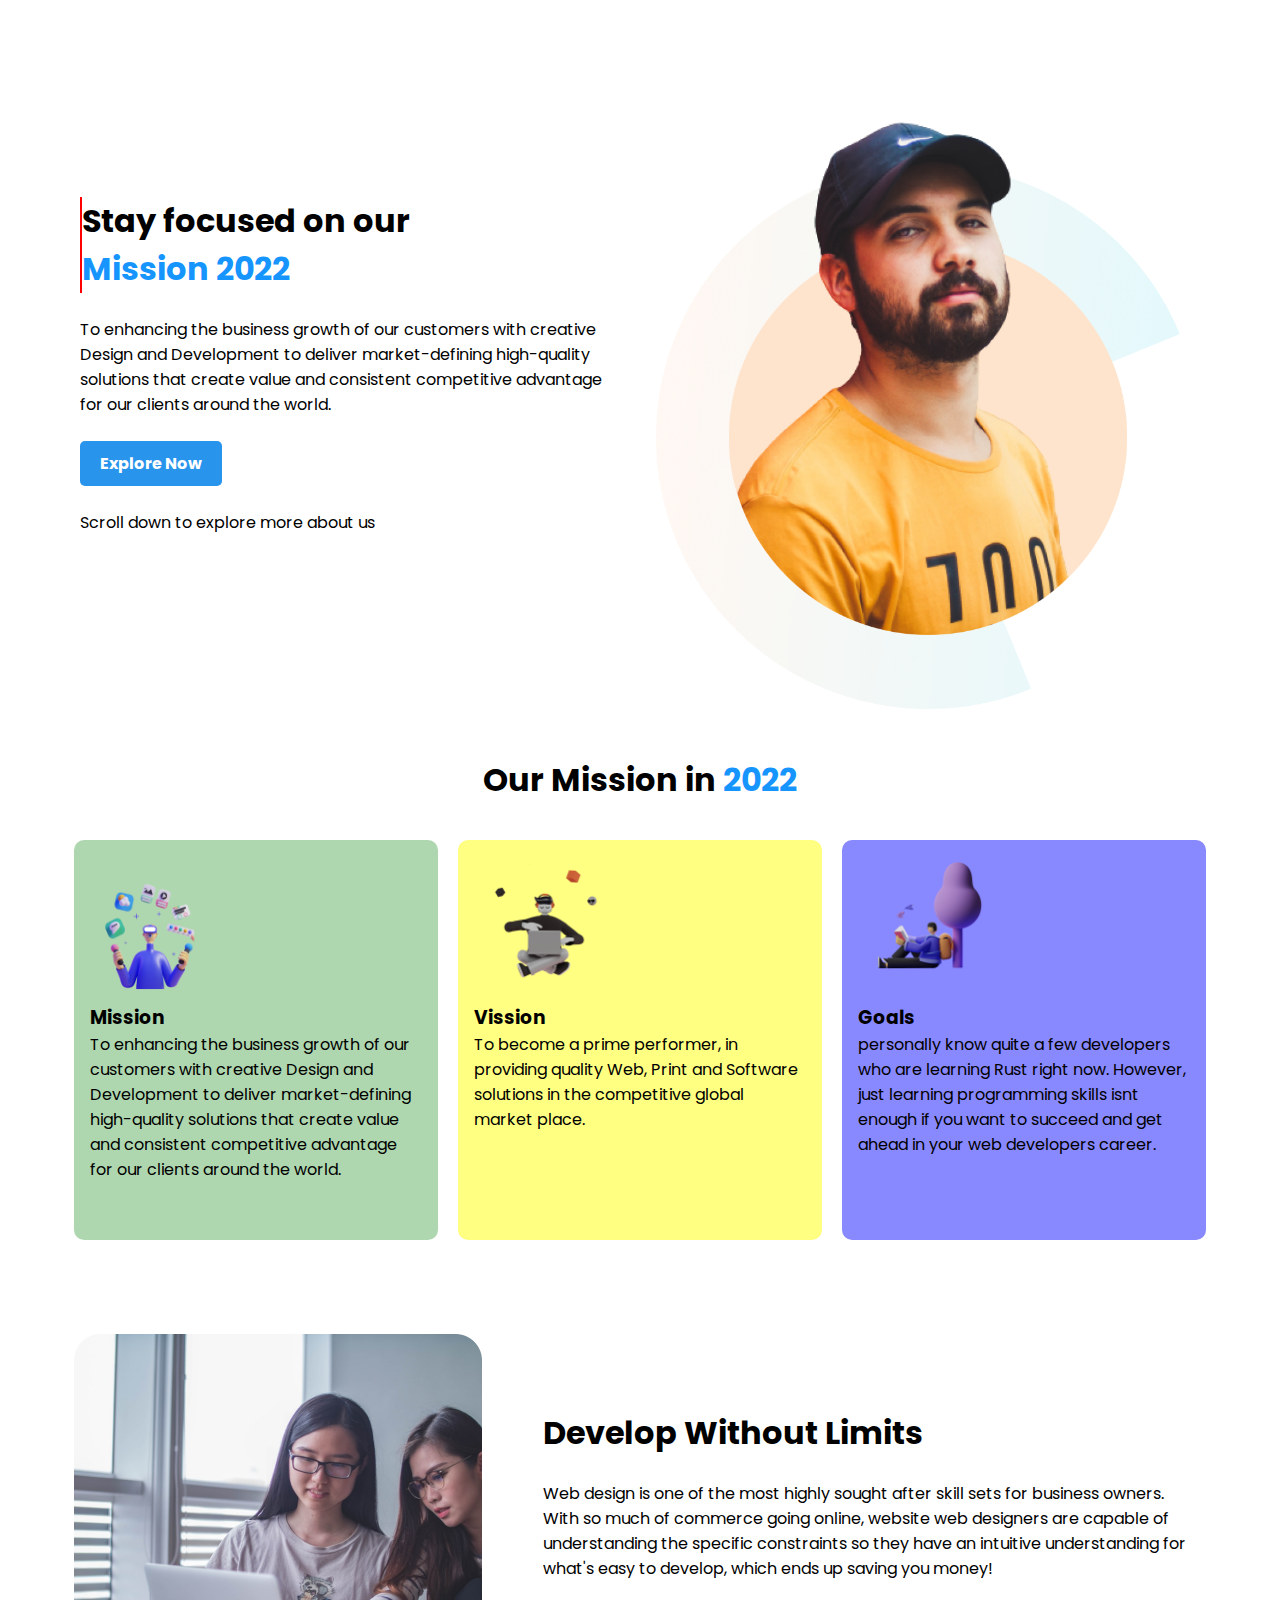
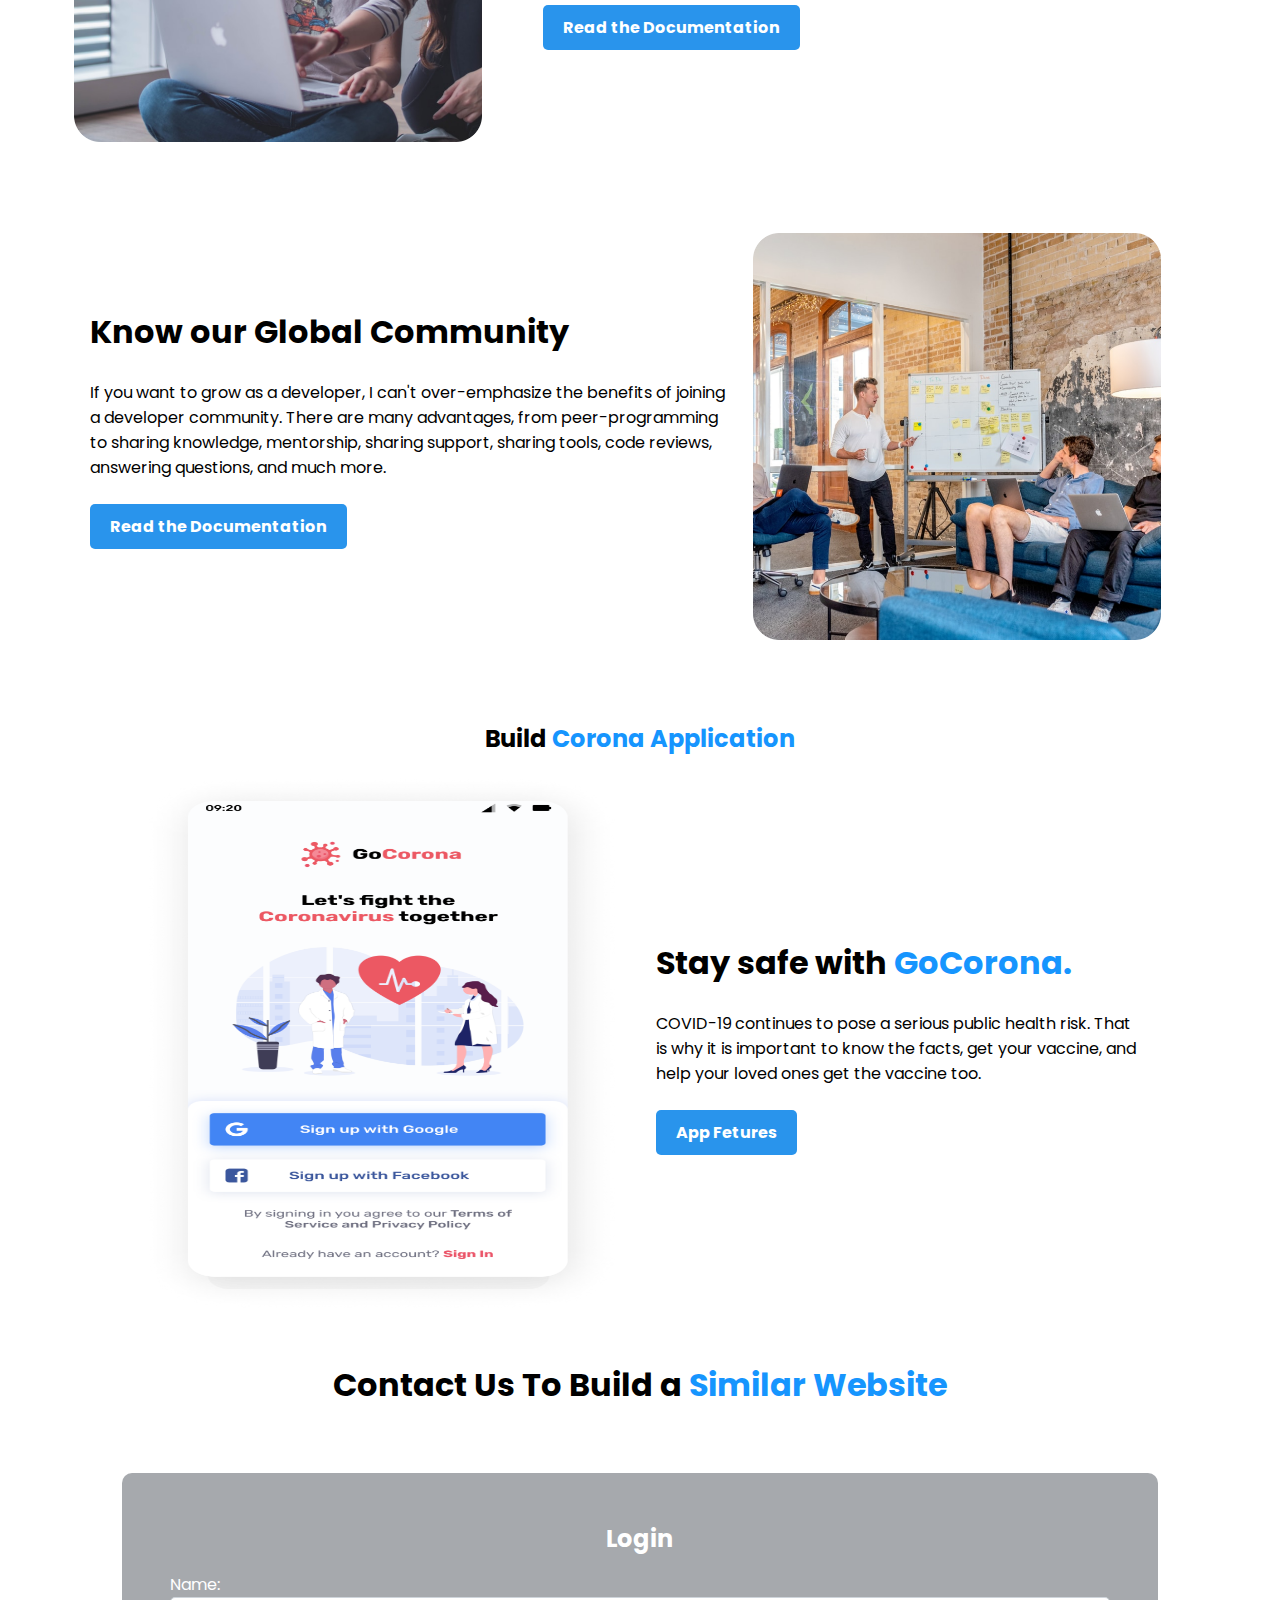
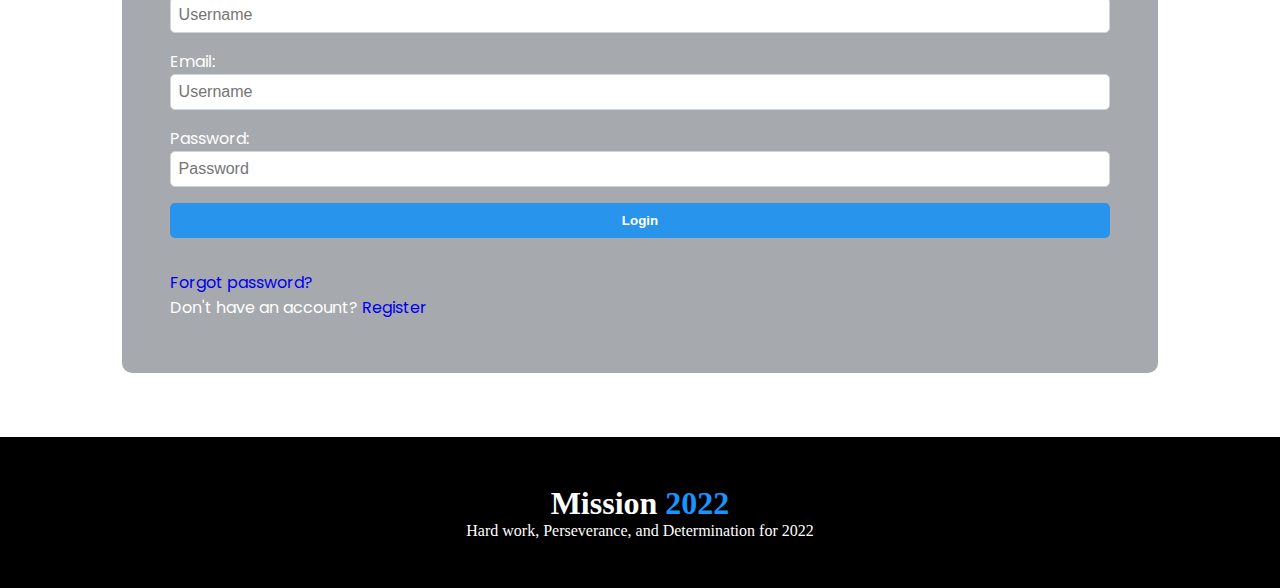
<file: index.html>
<!DOCTYPE html>
<html lang="en">
  <head>
    <meta charset="UTF-8" />
    <meta http-equiv="X-UA-Compatible" content="IE=edge" />
    <meta name="viewport" content="width=device-width, initial-scale=1.0" />
    <title>Mission 2022</title>
    <link rel="stylesheet" href="css/style.css" />
  </head>
  <body>
    <!-- Section-01: Header Area Start here -->
    <header id="header">
      <div class="container flaxible">
        <div class="half-width">
          <div class="border">
            <h1>Stay focused on our</h1>
            <h1 class="color-orange">Mission 2022</h1>
          </div>
          <p>
            To enhancing the business growth of our customers with creative
            Design and Development to deliver market-defining high-quality
            solutions that create value and consistent competitive advantage for
            our clients around the world.
          </p>
          <a
            target="_blank"
            class="btn"
            href="https://web.programming-hero.com/"
            >Explore Now</a
          >
          <p>Scroll down to explore more about us</p>
        </div>
        <div class="half-width">
          <img src="images/person/person-0.png" alt="" />
        </div>
      </div>
    </header>

    <!-- Section-02: Mission-2022 area Start Here -->

    <main class="container">
      <section class="mission-area">
        <h1>Our Mission in <span class="color-orange">2022</span></h1>
        <div class="flaxible">
          <div id="mission" class="mission-item">
            <img src="images/illustrators/illustrator-1.png" alt="" />
            <h3>Mission</h3>
            <p>
              To enhancing the business growth of our customers with creative
              Design and Development to deliver market-defining high-quality
              solutions that create value and consistent competitive advantage
              for our clients around the world.
            </p>
          </div>
          <div id="vission" class="mission-item">
            <img src="images/illustrators/illustrator-2.png" alt="" />
            <h3>Vission</h3>
            <p>
              To become a prime performer, in providing quality Web, Print and
              Software solutions in the competitive global market place.
            </p>
          </div>
          <div id="goals" class="mission-item">
            <img src="images/illustrators/illustrator-3.png" alt="" />
            <h3>Goals</h3>
            <p>
              personally know quite a few developers who are learning Rust right
              now. However, just learning programming skills isnt enough if you
              want to succeed and get ahead in your web developers career.
            </p>
          </div>
        </div>
      </section>

      <!-- Section-03: Blog-01 Develop area Start Here -->

      <article id="develop-area" class="flaxible">
        <div class="left-side">
          <img src="images/pictures/coding.png" alt="" />
        </div>
        <div class="right-side">
          <h1>Develop Without Limits</h1>
          <p>
            Web design is one of the most highly sought after skill sets for
            business owners. With so much of commerce going online, website web
            designers are capable of understanding the specific constraints so
            they have an intuitive understanding for what's easy to develop,
            which ends up saving you money!
          </p>
          <a
            target="_blank"
            class="btn"
            href="https://web.programming-hero.com/success"
            >Read the Documentation</a
          >
        </div>
      </article>

      <!-- Section-04: Blog-02 Community area Start Here -->

      <article id="develop-area" class="flaxible">
        <div class="right-side">
          <h1>Know our Global Community</h1>
          <p>
            If you want to grow as a developer, I can't over-emphasize the
            benefits of joining a developer community. There are many
            advantages, from peer-programming to sharing knowledge, mentorship,
            sharing support, sharing tools, code reviews, answering questions,
            and much more.
          </p>
          <a
            target="_blank"
            class="btn"
            href="https://web.programming-hero.com/about-us"
            >Read the Documentation</a
          >
        </div>
        <div class="left-side">
          <img src="images/pictures/project.png" alt="" />
        </div>
      </article>

      <!-- Section-05: Blog-03 Application area Start Here -->

      <article class="container">
        <h2 class="text-center">
          Build <span class="color-orange">Corona Application</span>
        </h2>
        <div class="flaxible">
          <div class="half-width">
            <img
              src="images/pictures/app.png"
              alt=""
              height="542"
              width="338"
            />
          </div>
          <div class="half-width">
            <h1>Stay safe with <span class="color-orange">GoCorona.</span></h1>
            <p>
              COVID-19 continues to pose a serious public health risk. That is
              why it is important to know the facts, get your vaccine, and help
              your loved ones get the vaccine too.
            </p>
            <a
              target="_blank"
              class="btn"
              href="https://play.google.com/store/apps/details?id=learn.programming.courses&hl=en&gl=US"
              >App Fetures</a
            >
          </div>
        </div>
      </article>

      <!-- Section-06: Bunous part area Start Here -->

      <section class="container">
        <h1 class="text-center">
          Contact Us To Build a
          <span class="color-orange">Similar Website</span>
        </h1>
        <div id="contact-form">
          <form action="">
            <h2 class="text-center">Login</h2>
            <label for="user-name">Name:</label>
            <input
              id="user-name"
              type="text"
              class="form-control"
              placeholder="Username"
            />
            <label for="email">Email:</label>
            <input
              id="email"
              type="text"
              class="form-control"
              placeholder="Username"
            />
            <label for="password">Password:</label>
            <input
              id="password"
              type="password"
              class="form-control"
              placeholder="Password"
            />
            <div>
              <button id="submit-btn" class="btn">Login</button>
            </div>
            <a href="#">Forgot password?</a>
            <p>
              Don't have an account?
              <a href="#">Register</a>
            </p>
          </form>
        </div>
      </section>
    </main>

    <!--Section-07: Footer area Start Here -->

    <footer>
      <h1>Mission <span class="color-orange">2022</span></h1>
      <p>Hard work, Perseverance, and Determination for 2022</p>
    </footer>
  </body>
</html>
</file>
<file: css/style.css>
/* Google Fonts */
@import url("https://fonts.googleapis.com/css2?family=Poppins&display=swap");
@import url("https://fonts.googleapis.com/css2?family=Lobster&display=swap");

* {
  margin: 0;
  padding: 0;
  box-sizing: border-box;
}
body {
  font-family: "Poppins", sans-serif;
  background-color: #ffffff;
}
a {
  text-decoration: none;
}
.container {
  width: 90%;
  margin: 0 auto;
}
.flaxible {
  display: flex;
  justify-content: center;
  align-items: center;
}
.half-width {
  width: 50%;
  padding: 1rem;
}
.half-width img {
  width: 100%;
}
.half-width > * {
  margin-bottom: 1.5rem;
}
.color-orange {
  color: #1695fe;
}
.btn {
  display: inline-block;
  padding: 10px 20px;
  font-weight: 700;
  background-color: #2994ec;
  color: #fff;
  border-radius: 5px;
}
.text-center {
  text-align: center;
}

/* Section-01: Header Area Start here */

#header {
  width: 100%;
  background-repeat: no-repeat;
  background-size: cover;
}
#header .half-width {
  position: relative;
}
.border {
  border-left: 2px solid red;
}

/* Section-02: Mission-2022  Start Here */

.mission-area {
  margin-bottom: 4rem;
}
.mission-area h1 {
  text-align: center;
  margin-bottom: 1rem;
}
.mission-item {
  width: 100%;
  height: 400px;
  padding: 1rem;
  margin: 20px 10px;
  border: none;
  outline: none;
  border-radius: 10px;
  overflow: hidden;
}
.mission-item img {
  width: 140px;
  height: 140px;
}
#mission {
  background: rgba(0, 128, 0, 0.315);
}
#vission {
  background: rgba(255, 255, 0, 0.493);
}
#goals {
  background-color: rgba(0, 0, 255, 0.465);
}

/* Section-03: Blog-01 Develop area Start Here */

#develop-area {
  margin-bottom: 4rem;
  padding: 10px;
}

.left-side {
  width: 40%;
}
.left-side img {
  width: 90%;
}
.right-side {
  padding: 1rem;
  width: 60%;
}
.right-side > * {
  margin-bottom: 1.5rem;
}

/* Section-06: Bunous part area Start Here*/

#contact-form {
  width: 100%;
  height: 500px;
  margin: 4rem 0;
  padding: 3rem;
  color: white;
  background-color: #0c131e5d;
  border-radius: 10px;
  overflow: hidden;
}

#contact-form * {
  margin-bottom: 1rem;
}
.form-control {
  width: 100%;
  padding: 0.5rem;
  font-size: 1rem;
  font-weight: 400;
  border: 1px solid #ced4da;
  border-radius: 5px;
}
#submit-btn {
  width: 100%;
  outline: none;
  border: none;
}

/* Section-06: Footer area Start Here */

footer {
  font-family: cursive;
  background-color: black;
  color: #fff;
  text-align: center;
  padding: 3rem 0;
}
</file>
